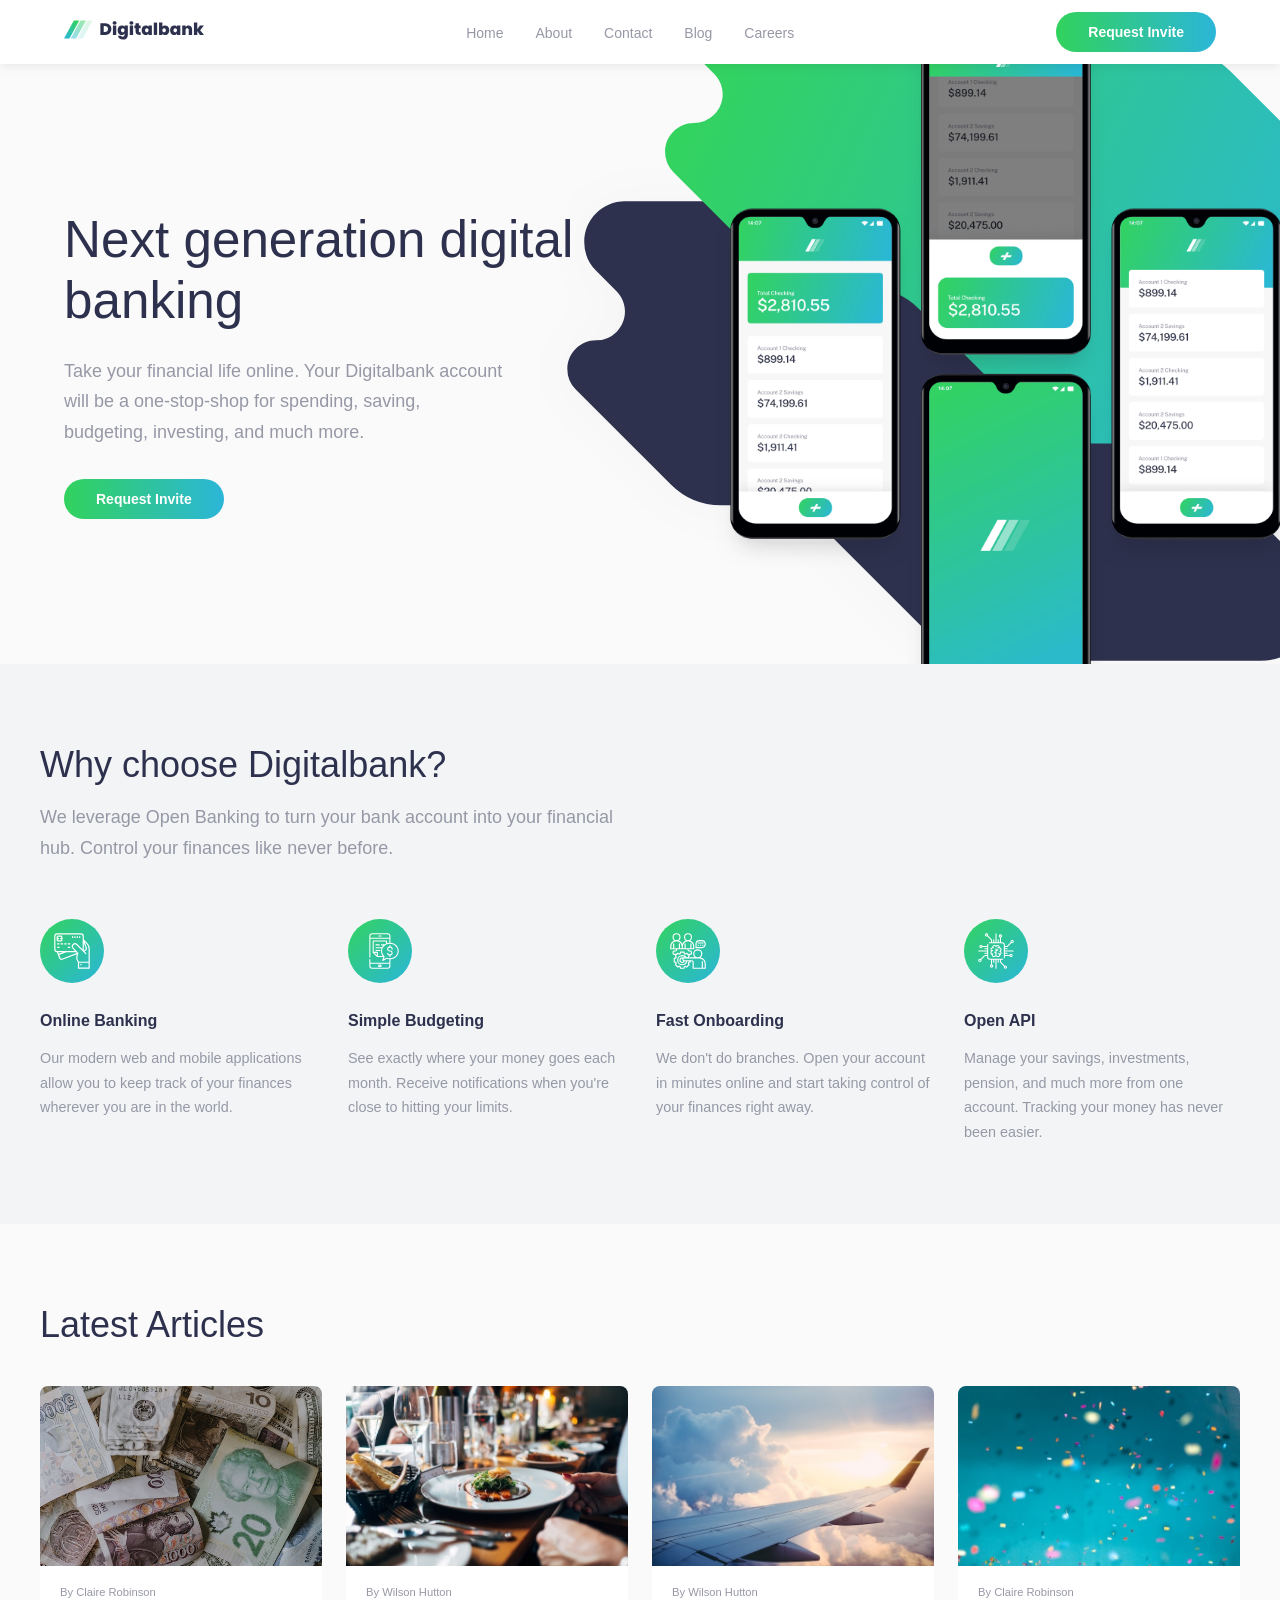
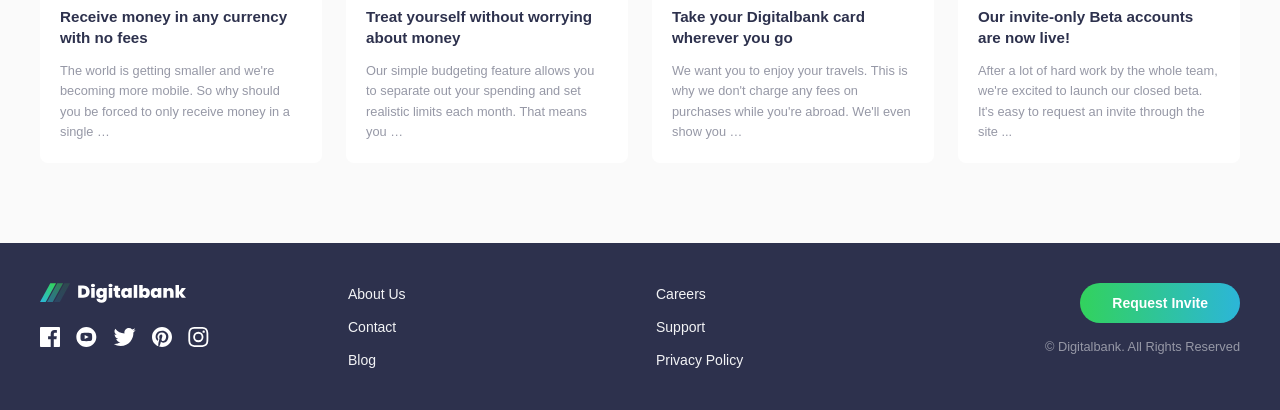
<file: index.html>
<!DOCTYPE html>
<html lang="az">
<head>
  <meta charset="UTF-8">
  <meta name="viewport" content="width=device-width, initial-scale=1.0">
  <title>Digitalbank - Next Generation Digital Banking</title>
  <link rel="stylesheet" href="style.css">
</head>
<body>

<!-- ===== NAVBAR ===== -->
<nav class="navbar">
  <div class="navbar__inner">
    <a href="#" class="navbar__logo">
      <img src="[data-uri]" alt="Digitalbank Logo">
    </a>

    <ul class="navbar__links">
      <li><a href="#">Home</a></li>
      <li><a href="#">About</a></li>
      <li><a href="#">Contact</a></li>
      <li><a href="#">Blog</a></li>
      <li><a href="#">Careers</a></li>
    </ul>

    <a href="#" class="btn navbar__cta">Request Invite</a>

    <button class="navbar__hamburger" id="hamburgerBtn">
      <img src="[data-uri]" alt="Menu" id="hamburgerIcon">
    </button>
  </div>
</nav>

<!-- Mobile Nav -->
<div class="overlay" id="overlay"></div>
<div class="mobile-nav" id="mobileNav">
  <ul>
    <li><a href="#">Home</a></li>
    <li><a href="#">About</a></li>
    <li><a href="#">Contact</a></li>
    <li><a href="#">Blog</a></li>
    <li><a href="#">Careers</a></li>
  </ul>
</div>

<!-- ===== HERO ===== -->
<section class="hero">
  <div class="hero__inner">
    <div class="hero__text">
      <h1>Next generation digital banking</h1>
      <p>Take your financial life online. Your Digitalbank account will be a one-stop-shop for spending, saving, budgeting, investing, and much more.</p>
      <a href="#" class="btn">Request Invite</a>
    </div>
    <div class="hero__image">
      <img class="hero__bg" src="[data-uri]" alt="">
      <img class="hero__mockup" src="[data-uri]" alt="App Mockup">
    </div>
  </div>
</section>

<!-- ===== FEATURES ===== -->
<section class="features">
  <div class="features__inner">
    <div class="features__header">
      <h2>Why choose Digitalbank?</h2>
      <p>We leverage Open Banking to turn your bank account into your financial hub. Control your finances like never before.</p>
    </div>

    <div class="features__grid">
      <div class="feature-card">
        <img class="feature-card__icon" src="[data-uri]" alt="Online Banking">
        <h3>Online Banking</h3>
        <p>Our modern web and mobile applications allow you to keep track of your finances wherever you are in the world.</p>
      </div>

      <div class="feature-card">
        <img class="feature-card__icon" src="[data-uri]" alt="Simple Budgeting">
        <h3>Simple Budgeting</h3>
        <p>See exactly where your money goes each month. Receive notifications when you're close to hitting your limits.</p>
      </div>

      <div class="feature-card">
        <img class="feature-card__icon" src="[data-uri]" alt="Fast Onboarding">
        <h3>Fast Onboarding</h3>
        <p>We don't do branches. Open your account in minutes online and start taking control of your finances right away.</p>
      </div>

      <div class="feature-card">
        <img class="feature-card__icon" src="[data-uri]" alt="Open API">
        <h3>Open API</h3>
        <p>Manage your savings, investments, pension, and much more from one account. Tracking your money has never been easier.</p>
      </div>
    </div>
  </div>
</section>

<!-- ===== ARTICLES ===== -->
<section class="articles">
  <div class="articles__inner">
    <h2>Latest Articles</h2>

    <div class="articles__grid">
      <div class="article-card">
        <div class="article-card__img">
          <img src="[data-uri]" alt="Currency">
        </div>
        <div class="article-card__body">
          <p class="article-card__author">By Claire Robinson</p>
          <p class="article-card__title">Receive money in any currency with no fees</p>
          <p class="article-card__text">The world is getting smaller and we're becoming more mobile. So why should you be forced to only receive money in a single …</p>
        </div>
      </div>

      <div class="article-card">
        <div class="article-card__img">
          <img src="[data-uri]" alt="Restaurant">
        </div>
        <div class="article-card__body">
          <p class="article-card__author">By Wilson Hutton</p>
          <p class="article-card__title">Treat yourself without worrying about money</p>
          <p class="article-card__text">Our simple budgeting feature allows you to separate out your spending and set realistic limits each month. That means you …</p>
        </div>
      </div>

      <div class="article-card">
        <div class="article-card__img">
          <img src="[data-uri]" alt="Plane">
        </div>
        <div class="article-card__body">
          <p class="article-card__author">By Wilson Hutton</p>
          <p class="article-card__title">Take your Digitalbank card wherever you go</p>
          <p class="article-card__text">We want you to enjoy your travels. This is why we don't charge any fees on purchases while you're abroad. We'll even show you …</p>
        </div>
      </div>

      <div class="article-card">
        <div class="article-card__img">
          <img src="[data-uri]" alt="Confetti">
        </div>
        <div class="article-card__body">
          <p class="article-card__author">By Claire Robinson</p>
          <p class="article-card__title">Our invite-only Beta accounts are now live!</p>
          <p class="article-card__text">After a lot of hard work by the whole team, we're excited to launch our closed beta. It's easy to request an invite through the site ...</p>
        </div>
      </div>
    </div>
  </div>
</section>

<!-- ===== FOOTER ===== -->
<footer class="footer">
  <div class="footer__inner">

    <div class="footer__col">
      <img class="footer__logo" src="[data-uri]" alt="Digitalbank">
      <div class="footer__socials">
        <a href="#"><img src="[data-uri]" alt="Facebook"></a>
        <a href="#"><img src="[data-uri]" alt="YouTube"></a>
        <a href="#"><img src="[data-uri]" alt="Twitter"></a>
        <a href="#"><img src="[data-uri]" alt="Pinterest"></a>
        <a href="#"><img src="[data-uri]" alt="Instagram"></a>
      </div>
    </div>

    <div class="footer__col">
      <ul class="footer__links">
        <li><a href="#">About Us</a></li>
        <li><a href="#">Contact</a></li>
        <li><a href="#">Blog</a></li>
      </ul>
    </div>

    <div class="footer__col">
      <ul class="footer__links">
        <li><a href="#">Careers</a></li>
        <li><a href="#">Support</a></li>
        <li><a href="#">Privacy Policy</a></li>
      </ul>
    </div>

    <div class="footer__col footer__right">
      <a href="#" class="btn">Request Invite</a>
      <p class="footer__copyright">© Digitalbank. All Rights Reserved</p>
    </div>

  </div>
</footer>

<script>
  const btn = document.getElementById('hamburgerBtn');
  const mobileNav = document.getElementById('mobileNav');
  const overlay = document.getElementById('overlay');

  btn.addEventListener('click', () => {
    mobileNav.classList.toggle('open');
    overlay.classList.toggle('open');
  });

  overlay.addEventListener('click', () => {
    mobileNav.classList.remove('open');
    overlay.classList.remove('open');
  });
</script>

</body>
</html>
</file>
<file: style.css>
/* ========== RESET & BASE ========== */
* {
  margin: 0;
  padding: 0;
  box-sizing: border-box;
}

:root {
  --color-dark-blue: hsl(233, 26%, 24%);
  --color-green: hsl(136, 64%, 51%);
  --color-cyan: hsl(192, 69%, 51%);
  --color-gray: hsl(233, 8%, 62%);
  --color-light-gray: hsl(220, 16%, 96%);
  --color-very-light: hsl(0, 0%, 98%);
  --color-white: hsl(0, 100%, 100%);
  --font: "Public Sans", sans-serif;
}

body {
  font-family: var(--font);
  font-size: 18px;
  font-weight: 300;
  color: var(--color-gray);
  background: var(--color-white);
}

/* ========== NAVBAR ========== */
.navbar {
  background: var(--color-white);
  position: fixed;
  top: 0;
  left: 0;
  right: 0;
  z-index: 100;
  box-shadow: 0 2px 10px rgba(0,0,0,0.08);
}

.navbar__inner {
  max-width: 1200px;
  margin: 0 auto;
  padding: 0 1.5rem;
  height: 64px;
  display: flex;
  align-items: center;
  justify-content: space-between;
}

.navbar__logo img {
  height: 20px;
}

.navbar__links {
  display: flex;
  gap: 2rem;
  list-style: none;
}

.navbar__links a {
  text-decoration: none;
  color: var(--color-gray);
  font-size: 0.875rem;
  position: relative;
  padding-bottom: 4px;
  transition: color 0.2s;
}

.navbar__links a::after {
  content: "";
  position: absolute;
  bottom: -4px;
  left: 0;
  width: 0;
  height: 3px;
  background: linear-gradient(to right, var(--color-green), var(--color-cyan));
  transition: width 0.3s;
}

.navbar__links a:hover {
  color: var(--color-dark-blue);
}

.navbar__links a:hover::after {
  width: 100%;
}

.btn {
  display: inline-block;
  padding: 0.75rem 2rem;
  border-radius: 100px;
  background: linear-gradient(to right, var(--color-green), var(--color-cyan));
  color: var(--color-white);
  font-size: 0.875rem;
  font-weight: 700;
  text-decoration: none;
  border: none;
  cursor: pointer;
  transition: opacity 0.2s;
}

.btn:hover {
  opacity: 0.75;
}

.navbar__hamburger {
  display: none;
  background: none;
  border: none;
  cursor: pointer;
}

.navbar__hamburger img {
  height: 18px;
}

/* Mobile Nav */
.mobile-nav {
  display: none;
  position: fixed;
  top: 64px;
  left: 1.5rem;
  right: 1.5rem;
  background: var(--color-white);
  border-radius: 8px;
  padding: 1.5rem;
  z-index: 99;
  box-shadow: 0 10px 30px rgba(0,0,0,0.15);
}

.mobile-nav.open {
  display: block;
}

.mobile-nav ul {
  list-style: none;
  display: flex;
  flex-direction: column;
  gap: 1rem;
  text-align: center;
}

.mobile-nav ul a {
  text-decoration: none;
  color: var(--color-dark-blue);
  font-size: 1rem;
}

.overlay {
  display: none;
  position: fixed;
  inset: 0;
  background: linear-gradient(to bottom, rgba(0,0,0,0.5), transparent);
  z-index: 98;
}

.overlay.open {
  display: block;
}

/* ========== HERO ========== */
.hero {
  background: var(--color-very-light);
  overflow: hidden;
  padding-top: 64px;
}

.hero__inner {
  max-width: 1200px;
  margin: 0 auto;
  padding: 0 1.5rem;
  display: grid;
  grid-template-columns: 1fr 1fr;
  min-height: 600px;
  align-items: center;
}

.hero__text {
  padding: 4rem 0;
}

.hero__text h1 {
  font-size: clamp(2rem, 4vw, 3.25rem);
  font-weight: 300;
  color: var(--color-dark-blue);
  line-height: 1.2;
  margin-bottom: 1.5rem;
}

.hero__text p {
  color: var(--color-gray);
  line-height: 1.7;
  margin-bottom: 2rem;
  max-width: 440px;
}

.hero__image {
  position: relative;
  height: 600px;
}

.hero__bg {
  position: absolute;
  top: -80px;
  right: -200px;
  width: 900px;
  opacity: 1;
}

.hero__mockup {
  position: absolute;
  top: -40px;
  right: -80px;
  width: 580px;
  z-index: 2;
}

/* ========== FEATURES ========== */
.features {
  background: var(--color-light-gray);
  padding: 5rem 1.5rem;
}

.features__inner {
  max-width: 1200px;
  margin: 0 auto;
}

.features__header {
  margin-bottom: 3.5rem;
}

.features__header h2 {
  font-size: clamp(1.5rem, 3vw, 2.25rem);
  font-weight: 300;
  color: var(--color-dark-blue);
  margin-bottom: 1rem;
}

.features__header p {
  max-width: 580px;
  line-height: 1.7;
}

.features__grid {
  display: grid;
  grid-template-columns: repeat(4, 1fr);
  gap: 2rem;
}

.feature-card__icon {
  width: 64px;
  height: 64px;
  margin-bottom: 1.5rem;
}

.feature-card h3 {
  font-size: 1rem;
  font-weight: 700;
  color: var(--color-dark-blue);
  margin-bottom: 1rem;
}

.feature-card p {
  font-size: 0.9rem;
  line-height: 1.7;
}

/* ========== ARTICLES ========== */
.articles {
  background: var(--color-very-light);
  padding: 5rem 1.5rem;
}

.articles__inner {
  max-width: 1200px;
  margin: 0 auto;
}

.articles__inner h2 {
  font-size: clamp(1.5rem, 3vw, 2.25rem);
  font-weight: 300;
  color: var(--color-dark-blue);
  margin-bottom: 2.5rem;
}

.articles__grid {
  display: grid;
  grid-template-columns: repeat(4, 1fr);
  gap: 1.5rem;
}

.article-card {
  background: var(--color-white);
  border-radius: 8px;
  overflow: hidden;
  transition: transform 0.2s;
}

.article-card:hover {
  transform: translateY(-4px);
}

.article-card__img img {
  width: 100%;
  height: 180px;
  object-fit: cover;
  display: block;
}

.article-card__body {
  padding: 1.25rem;
}

.article-card__author {
  font-size: 0.7rem;
  color: var(--color-gray);
  margin-bottom: 0.5rem;
}

.article-card__title {
  font-size: 0.95rem;
  font-weight: 700;
  color: var(--color-dark-blue);
  margin-bottom: 0.75rem;
  line-height: 1.4;
  cursor: pointer;
  transition: color 0.2s;
}

.article-card__title:hover {
  color: var(--color-green);
}

.article-card__text {
  font-size: 0.8rem;
  line-height: 1.6;
  color: var(--color-gray);
}

/* ========== FOOTER ========== */
.footer {
  background: var(--color-dark-blue);
  padding: 2.5rem 1.5rem;
  color: var(--color-white);
}

.footer__inner {
  max-width: 1200px;
  margin: 0 auto;
  display: grid;
  grid-template-columns: 1fr 1fr 1fr 1fr;
  gap: 2rem;
  align-items: start;
}

.footer__logo {
  height: 20px;
  margin-bottom: 1.5rem;
  display: block;
}

.footer__socials {
  display: flex;
  gap: 1rem;
  margin-top: 0;
}

.footer__socials a img {
  height: 20px;
  transition: opacity 0.2s;
}

.footer__socials a:hover img {
  opacity: 0.6;
}

.footer__links {
  list-style: none;
  display: flex;
  flex-direction: column;
  gap: 0.75rem;
}

.footer__links a {
  text-decoration: none;
  color: var(--color-light-gray);
  font-size: 0.875rem;
  transition: color 0.2s;
}

.footer__links a:hover {
  color: var(--color-green);
}

.footer__right {
  text-align: right;
}

.footer__right .btn {
  margin-bottom: 1rem;
  display: inline-block;
}

.footer__copyright {
  font-size: 0.8rem;
  color: var(--color-gray);
}

/* ========== RESPONSIVE ========== */
@media (max-width: 768px) {
  .navbar__links,
  .navbar__cta {
    display: none;
  }

  .navbar__hamburger {
    display: block;
  }

  .hero__inner {
    grid-template-columns: 1fr;
    text-align: center;
  }

  .hero__text {
    order: 2;
    padding: 2rem 0 3rem;
  }

  .hero__text p {
    max-width: 100%;
  }

  .hero__image {
    order: 1;
    height: 280px;
  }

  .hero__bg {
    top: -30px;
    right: -50px;
    width: 500px;
  }

  .hero__mockup {
    top: 0;
    right: -30px;
    width: 320px;
  }

  .features__grid {
    grid-template-columns: 1fr;
  }

  .feature-card {
    text-align: center;
  }

  .feature-card__icon {
    margin: 0 auto 1.5rem;
  }

  .articles__grid {
    grid-template-columns: 1fr;
  }

  .footer__inner {
    grid-template-columns: 1fr;
    text-align: center;
  }

  .footer__socials {
    justify-content: center;
  }

  .footer__right {
    text-align: center;
  }
}
</file>
